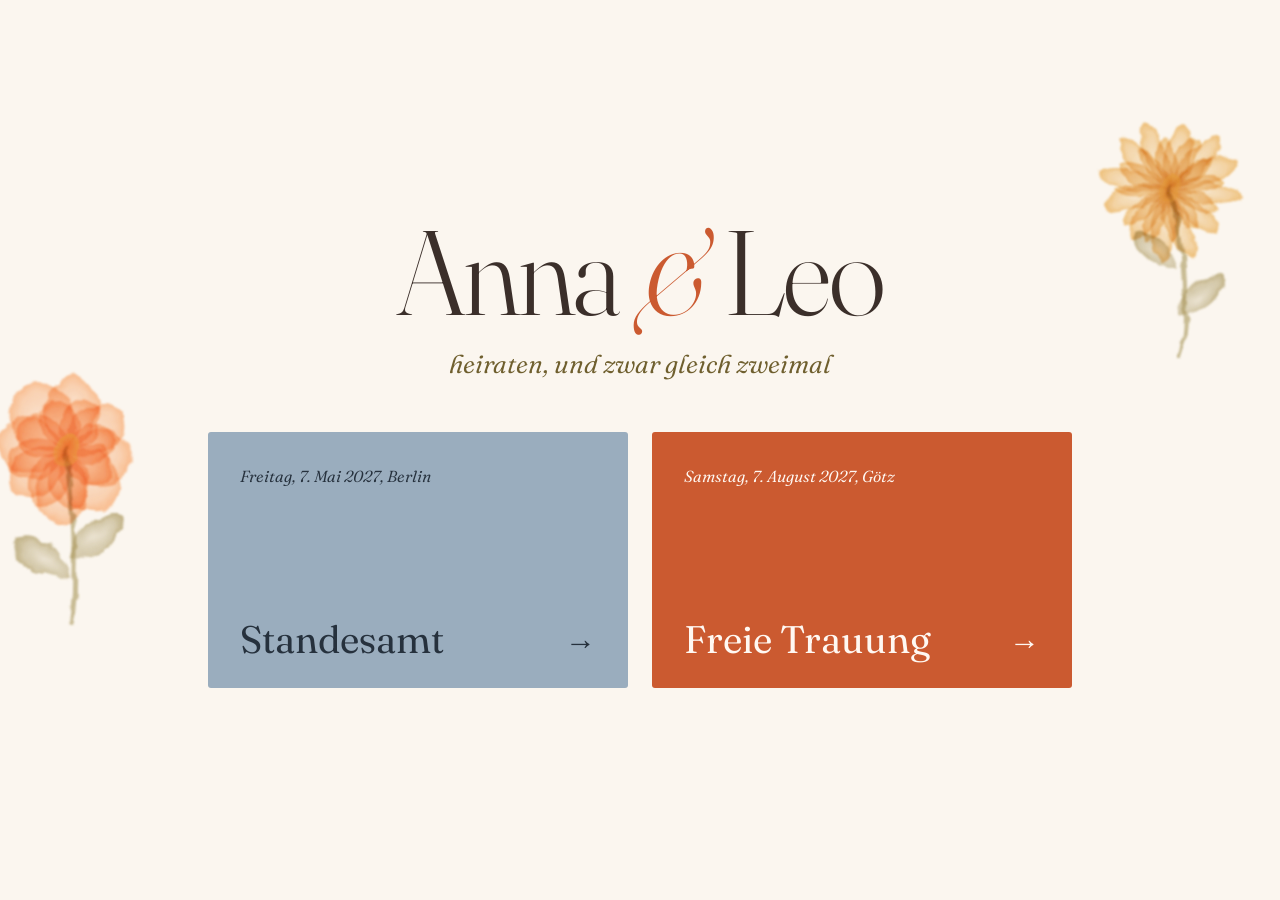
<file: index.html>
<!DOCTYPE html>
<html lang="de">
<head>
  <meta charset="utf-8">
  <meta name="viewport" content="width=device-width, initial-scale=1">
  <title>Anna &amp; Leo heiraten</title>
  <link rel="preload" href="schriften/fraunces.woff2" as="font" type="font/woff2" crossorigin>
  <link rel="stylesheet" href="css/farben.css">
  <link rel="stylesheet" href="css/style.css">
</head>
<body data-hauptseite>
  <main class="landing">
    <h1 class="titel">Anna <em>&amp;</em> Leo</h1>
    <p class="untertitel">heiraten, und zwar gleich zweimal</p>

    <nav class="event-auswahl" aria-label="Events">
      <a class="event-button event-button--standesamt" href="standesamt.html">
        <span class="event-info">Freitag, 7. Mai 2027, Berlin</span>
        <span class="event-name">Standesamt <span class="pfeil" aria-hidden="true">&rarr;</span></span>
      </a>
      <a class="event-button event-button--freie-trauung" href="freie-trauung.html">
        <span class="event-info">Samstag, 7. August 2027, Götz</span>
        <span class="event-name">Freie Trauung <span class="pfeil" aria-hidden="true">&rarr;</span></span>
      </a>
    </nav>
  </main>

  <script src="js/navigation.js"></script>
  <script src="js/aquarell.js"></script>
</body>
</html>
</file>
<file: css/farben.css>
/* Farbpalette der Hochzeit – zentrale Quelle für alle Seiten */
:root {
  --peach:        #F3AE8D;
  --golden-hour:  #E7A23A;
  --copper:       #CB5A30;
  --apricot:      #F79E5C;
  --misty-blue:   #9AADBE;
  --moss:         #9F8A49;

  /* Abgeleitete Töne für Text, Papier und Linien (Lesbarkeit) */
  --papier:       #FBF6EF;
  --text:         #3B2F2A;
  --text-blau:    #26313D;
  --moss-dunkel:  #6F5F2E;
  --linie:        rgba(59, 47, 42, 0.18);

  /* Event-Akzente */
  --akzent-standesamt:     var(--misty-blue);
  --akzent-freie-trauung:  var(--copper);
}
</file>
<file: css/style.css>
/* Fraunces, selbst gehostet (kein Google-Server, OFL-Lizenz in schriften/OFL.txt) */
@font-face {
  font-family: "Fraunces";
  font-style: normal;
  font-weight: 100 900;
  font-display: swap;
  src: url("../schriften/fraunces.woff2") format("woff2");
}

@font-face {
  font-family: "Fraunces";
  font-style: italic;
  font-weight: 100 900;
  font-display: swap;
  src: url("../schriften/fraunces-italic.woff2") format("woff2");
}

*, *::before, *::after { box-sizing: border-box; }

html, body { margin: 0; padding: 0; }

html { scroll-behavior: smooth; }

body {
  position: relative;
  min-height: 100vh;
  min-height: 100dvh;
  display: flex;
  flex-direction: column;
  overflow-x: hidden;
  background: var(--papier);
  color: var(--text);
  font-family: "Fraunces", Georgia, serif;
  font-size: 1.125rem;
  font-weight: 360;
  font-optical-sizing: auto;
  line-height: 1.6;
  -webkit-font-smoothing: antialiased;
}

a { color: inherit; }

em { font-style: italic; }

/* ---------- Aquarell-Blumen (js/aquarell.js) ---------- */
.aquarell {
  position: absolute;
  top: 0;
  left: 0;
  z-index: -1;
  width: 100%;
  pointer-events: none;
}

.aquarell path,
.aquarell circle {
  transform-box: view-box;
  transform-origin: 0 0;
}

/* ---------- Startseite ---------- */
.landing {
  flex: 1;
  display: flex;
  flex-direction: column;
  align-items: center;
  justify-content: center;
  padding: 4rem 1rem;
  text-align: center;
}

.titel {
  margin: 0;
  font-size: clamp(3.5rem, 13vw, 7.5rem);
  font-weight: 300;
  line-height: 1;
  letter-spacing: -0.02em;
  color: var(--text);
}

.titel em {
  font-weight: 300;
  color: var(--copper);
}

.untertitel {
  margin: 0.75rem 0 3rem;
  font-size: clamp(1.25rem, 3.5vw, 1.6rem);
  font-style: italic;
  color: var(--moss-dunkel);
}

/* Handy: untereinander */
.event-auswahl {
  display: grid;
  grid-template-columns: 1fr;
  gap: 1rem;
  width: 100%;
  max-width: 54rem;
  text-align: left;
}

/* PC/Tablet quer: nebeneinander */
@media (min-width: 768px) {
  .event-auswahl {
    grid-template-columns: 1fr 1fr;
    gap: 1.5rem;
  }
}

/* Zwei flächige Farbfelder wie bedrucktes Papier: keine Schatten, kein Glas */
.event-button {
  display: flex;
  flex-direction: column;
  justify-content: space-between;
  gap: 2rem;
  min-height: 10rem;
  padding: 1.5rem 1.5rem 1.4rem;
  border-radius: 3px;
  text-decoration: none;
  transition: background-color 0.3s ease;
}

@media (min-width: 768px) {
  .event-button {
    min-height: 16rem;
    padding: 2rem 2rem 1.75rem;
  }
}

.event-button .event-info {
  font-size: 1rem;
  font-style: italic;
}

.event-button .event-name {
  display: flex;
  align-items: baseline;
  justify-content: space-between;
  gap: 1rem;
  font-size: clamp(1.75rem, 4vw, 2.4rem);
  font-weight: 380;
  line-height: 1.1;
}

.event-button .pfeil {
  flex-shrink: 0;
  font-size: 0.8em;
  transition: transform 0.3s ease;
}

.event-button:hover .pfeil { transform: translateX(6px); }

.event-button:focus-visible {
  outline: 2px solid var(--text);
  outline-offset: 4px;
}

.event-button--standesamt {
  background: var(--misty-blue);
  color: var(--text-blau);
}

.event-button--standesamt:hover { background: #8C9FB1; }

.event-button--freie-trauung {
  background: var(--copper);
  color: #FFF8F2;
}

.event-button--freie-trauung:hover { background: #B94F28; }

/* ---------- Unterseiten ---------- */
/* Farbverlauf, der ohne Kante in das Papier ausläuft */
.hero {
  position: relative;
  isolation: isolate;
  padding: 5rem 0 4rem;
  color: var(--hero-text);
  background: linear-gradient(180deg,
    var(--verlauf-1) 0%,
    var(--verlauf-2) 40%,
    color-mix(in srgb, var(--verlauf-3) 60%, transparent) 72%,
    transparent 100%);
}

@media (min-width: 768px) {
  .hero { padding: 8rem 0 6rem; }
}

/* Optionales Foto: eingefärbt und nach unten ausgeblendet */
.hero::before {
  content: "";
  position: absolute;
  inset: 0;
  z-index: -1;
  background: center / cover no-repeat;
  opacity: 0.45;
  mix-blend-mode: multiply;
  -webkit-mask-image: linear-gradient(180deg, black 40%, transparent 95%);
  mask-image: linear-gradient(180deg, black 40%, transparent 95%);
}

/* Fotos (Pfad relativ zu dieser CSS-Datei); fehlt eins, bleibt nur der Verlauf */
.hero--standesamt::before { background-image: url("../bilder/standesamt.jpg"); }
.hero--freie-trauung::before { background-image: url("../bilder/tigermotte.jpg"); }

/* Gleiche Spalte wie .inhalt, damit Titel und Text bündig stehen */
.hero-innen {
  max-width: 44rem;
  margin: 0 auto;
  padding: 0 1.25rem;
}

.zurueck {
  position: absolute;
  top: 1.25rem;
  left: 1.25rem;
  font-size: 1rem;
  font-style: italic;
  text-decoration: none;
  color: var(--hero-text);
}

.zurueck:hover { text-decoration: underline; text-underline-offset: 4px; }

.zurueck[hidden] { display: none; }

.hero h1 {
  margin: 0;
  font-size: clamp(2.75rem, 9vw, 5rem);
  font-weight: 320;
  line-height: 1.02;
  letter-spacing: -0.015em;
}

.hero .datum {
  margin: 1rem 0 0;
  font-size: clamp(1.2rem, 3vw, 1.5rem);
  font-style: italic;
}

.zusage-knopf {
  display: inline-block;
  margin-top: 2rem;
  padding: 0.75rem 1.4rem;
  border-radius: 3px;
  font-size: 1.05rem;
  font-weight: 450;
  text-decoration: none;
  color: #FFFFFF;
  background: var(--hero-text);
  transition: background-color 0.3s ease;
}

.zusage-knopf:hover { background: var(--text); }

/* Inhalt als ruhige Liste mit Haarlinien statt Kartenstapel */
.inhalt {
  width: 100%;
  max-width: 44rem;
  margin: 0 auto;
  padding: 0 1.25rem 5rem;
}

.abschnitt {
  padding: 2rem 0;
  border-top: 1px solid var(--linie);
}

@media (min-width: 768px) {
  .abschnitt {
    display: grid;
    grid-template-columns: 11rem 1fr;
    gap: 2rem;
    padding: 2.5rem 0;
  }
}

.abschnitt h2 {
  margin: 0 0 0.75rem;
  font-size: 1.35rem;
  font-weight: 400;
  font-style: italic;
  line-height: 1.3;
  color: var(--akzent-text);
}

.abschnitt p { margin: 0 0 0.75rem; }

.abschnitt p:last-child { margin-bottom: 0; }

.ort {
  font-size: 1.35rem;
  font-weight: 450;
  line-height: 1.3;
}

.adresse {
  display: inline-block;
  text-decoration: none;
}

.adresse address { font-style: normal; }

.adresse:hover address { text-decoration: underline; text-underline-offset: 4px; }

.karten-links {
  margin: 0.5rem 0 1rem;
  font-size: 1rem;
}

.karten-links:last-child { margin-bottom: 0; }

.karten-link {
  color: var(--akzent-text);
  text-decoration: underline;
  text-decoration-thickness: 1px;
  text-underline-offset: 4px;
}

.karten-link + .karten-link::before {
  content: "·";
  display: inline-block;
  margin: 0 0.6rem;
  color: var(--text);
  text-decoration: none;
}

.hinweis {
  font-size: 0.95rem;
  font-style: italic;
  opacity: 0.8;
}

/* Logo des Hofs: flattert sanft */
.hof-logo {
  float: right;
  width: clamp(5.5rem, 24vw, 8rem);
  height: auto;
  margin: -0.5rem 0 0.5rem 1rem;
  animation: flattern 6s ease-in-out infinite;
}

@keyframes flattern {
  0%, 100% { transform: translateY(0) rotate(-3deg); }
  50%      { transform: translateY(-6px) rotate(3deg); }
}

#zusage { scroll-margin-top: 1rem; }

@media (prefers-reduced-motion: reduce) {
  html { scroll-behavior: auto; }
  .hof-logo { animation: none; }
  .event-button, .event-button .pfeil { transition: none; }
}
</file>
